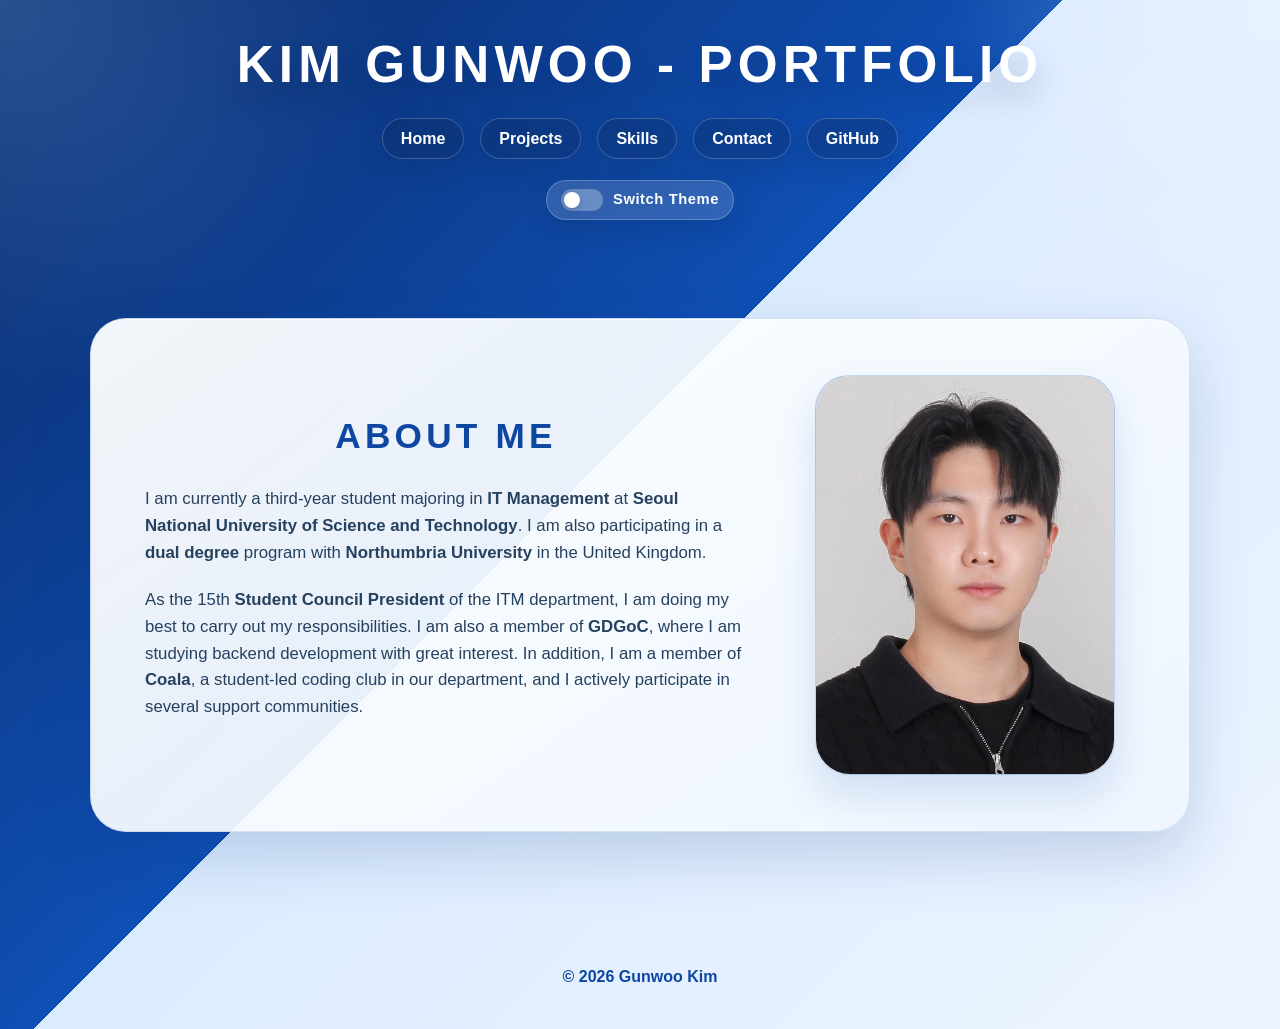
<file: index.html>
<!DOCTYPE html>
<html lang="en">
<head>
  <!-- 문자 인코딩 설정 -->
  <meta charset="UTF-8">
  <!-- 모바일 화면 크기 대응 -->
  <meta name="viewport" content="width=device-width, initial-scale=1.0">
  <!-- 브라우저 탭 제목 -->
  <title>Home | Gunwoo Kim Portfolio</title>
  <!-- CSS 파일 연결 -->
  <link rel="stylesheet" href="style.css">
</head>
<!-- 홈 화면 전용 클래스 지정 -->
<body class="home-page">
    <!-- 공통 상단 영역 -->
    <header class="site-header">
      <!-- 메인 제목 -->
      <h1>KIM GUNWOO - PORTFOLIO</h1>
      <!-- 네비게이션 메뉴 -->
      <nav>
        <ul class="nav-menu">
          <li><a href="index.html">Home</a></li>
          <li><a href="projects.html">Projects</a></li>
          <li><a href="skills.html">Skills</a></li>
          <li><a href="contact.html">Contact</a></li>
          <li><a href="github.html">GitHub</a></li>
        </ul>
      </nav>
      <!-- 테마 전환 버튼 영역 -->
      <div class="theme-switcher-wrap">
        <!-- 다음 단계에서 JavaScript로 연결할 버튼 -->
        <button class="theme-toggle-button" type="button">
          <!-- 스위치 모양 영역 -->
          <span class="theme-toggle-track" aria-hidden="true">
            <!-- 왼쪽/오른쪽으로 움직일 동그라미 -->
            <span class="theme-toggle-thumb"></span>
          </span>
          <!-- 버튼 안내 문구 -->
          <span class="theme-toggle-text">Switch Theme</span>
        </button>
      </div>
    </header>

    <!-- 본문 영역 -->
    <main class="home-main">
      <!-- 자기소개 섹션 -->
      <section class="home-intro">
        <!-- 텍스트와 사진을 나누는 영역 -->
        <div class="home-content">
          <!-- 소개 글 영역 -->
          <div class="about-text">
            <h2>About Me</h2>
            <!-- 소개 문단 -->
            <p class="intro-text">
              I am currently a third-year student majoring in <strong>IT Management</strong> at <strong>Seoul National University of Science and Technology</strong>.
              I am also participating in a <strong>dual degree</strong> program with <strong>Northumbria University</strong> in the United Kingdom.
            </p>
            <p class="intro-text">
              <!-- strong은 중요한 단어나 표현을 조금 더 강조할 때 사용 -->
              As the 15th <strong>Student Council President</strong> of the ITM department, I am doing my best to carry out my responsibilities.
              I am also a member of <strong>GDGoC</strong>, where I am studying backend development with great interest.
              In addition, I am a member of <strong>Coala</strong>, a student-led coding club in our department, and I actively participate in several support communities.
            </p>
          </div>

          <!-- 프로필 사진 영역 -->
          <div class="photo-space" aria-label="Profile photo placeholder">
            <!-- 프로필 사진 프레임 -->
            <div class="photo-frame">
              <!-- 실제 프로필 사진 -->
              <!-- src는 불러올 이미지 파일 경로 -->
              <!-- alt는 이미지 설명 문구 -->
              <img src="image/kgw_profile.jpg" alt="Profile photo of Kim Gunwoo">
            </div>
          </div>
        </div>
      </section>
    </main>

  <!-- 하단 영역 -->
  <footer>
    <p>&copy; 2026 Gunwoo Kim</p>
  </footer>
  <!-- JavaScript 파일 연결 -->
  <script src="script.js"></script>
</body>
</html>
</file>
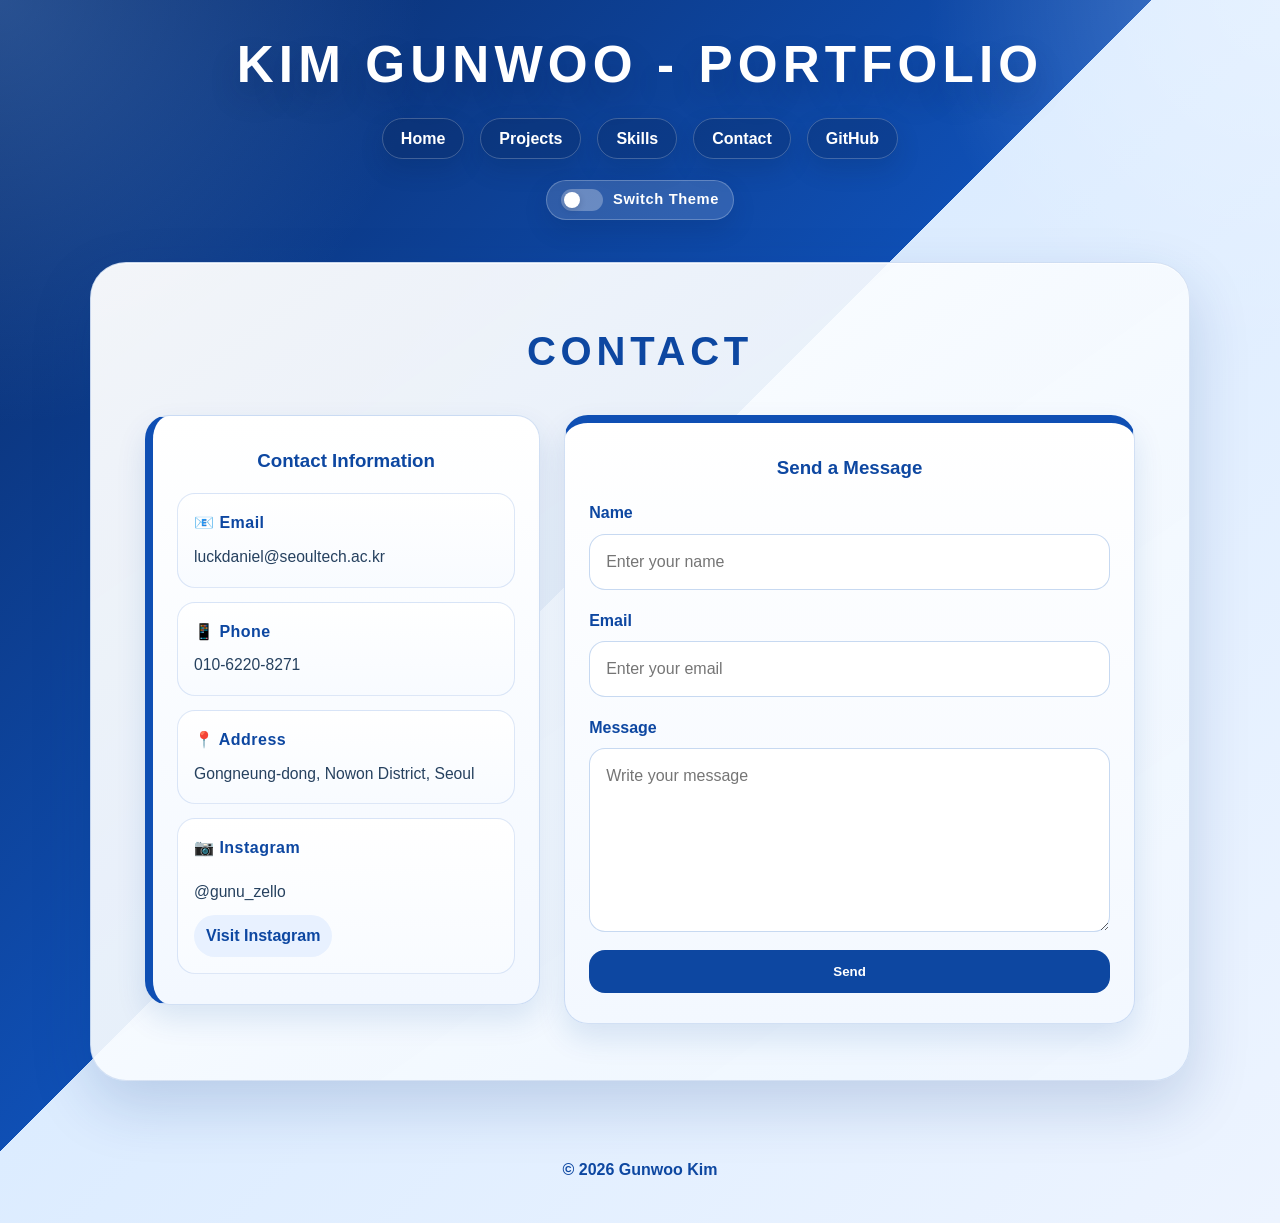
<file: contact.html>
<!DOCTYPE html>
<html lang="en">
<head>
  <!-- 문자 인코딩 설정 -->
  <meta charset="UTF-8">
  <!-- 모바일 화면 크기 대응 -->
  <meta name="viewport" content="width=device-width, initial-scale=1.0">
  <!-- 브라우저 탭 제목 -->
  <title>Contact | Gunwoo Kim Portfolio</title>
  <!-- CSS 파일 연결 -->
  <link rel="stylesheet" href="style.css">
</head>
<!-- contact 화면 전용 클래스 지정 -->
<body class="contact-page">
  <!-- 공통 상단 영역 -->
  <header class="site-header">
    <!-- 메인 제목 -->
    <h1>KIM GUNWOO - PORTFOLIO</h1>
    <!-- 네비게이션 메뉴 -->
    <nav>
      <ul class="nav-menu">
        <li><a href="index.html">Home</a></li>
        <li><a href="projects.html">Projects</a></li>
        <li><a href="skills.html">Skills</a></li>
        <li><a href="contact.html">Contact</a></li>
        <li><a href="github.html">GitHub</a></li>
      </ul>
    </nav>
    <!-- 테마 전환 버튼 영역 -->
    <div class="theme-switcher-wrap">
      <!-- 다음 단계에서 JavaScript로 연결할 버튼 -->
      <button class="theme-toggle-button" type="button">
        <!-- 스위치 모양 영역 -->
        <span class="theme-toggle-track" aria-hidden="true">
          <!-- 왼쪽/오른쪽으로 움직일 동그라미 -->
          <span class="theme-toggle-thumb"></span>
        </span>
        <!-- 버튼 안내 문구 -->
        <span class="theme-toggle-text">Switch Theme</span>
      </button>
    </div>
  </header>

  <!-- 본문 영역 -->
  <main class="page-main">
    <!-- 연락 섹션 -->
    <section class="page-panel">
      <h2 class="page-title">Contact</h2>
      
      <!-- 연락 정보와 폼을 나누는 영역 -->
      <div class="contact-layout">
        <!-- 기본 연락 정보 -->
        <article class="content-card contact-card lift-card accent-left info-card">
          <h3>Contact Information</h3>

          <!-- 연락 정보 목록 -->
          <div class="contact-info-list">
            <div class="contact-info-item">
              <h4>📧 Email</h4>
              <p>luckdaniel@seoultech.ac.kr</p>
            </div>

            <div class="contact-info-item">
              <h4>📱 Phone</h4>
              <p>010-6220-8271</p>
            </div>

            <div class="contact-info-item">
              <h4>📍 Address</h4>
              <p>Gongneung-dong, Nowon District, Seoul</p>
            </div>

            <div class="contact-info-item instagram-item">
              <h4>📷 Instagram</h4>
              <p>@gunu_zello</p>
              <!-- 인스타그램 프로필 링크 -->
              <a class="pill-link instagram-link" href="https://www.instagram.com/gunu_zello/" target="_blank" rel="noopener noreferrer">
                Visit Instagram
              </a>
            </div>
          </div>
        </article>

        <!-- 메시지 입력 폼 -->
        <article class="content-card contact-card accent-top form-card">
          <h3>Send a Message</h3>
          <!-- action은 폼 전송 위치, #은 현재 페이지 유지 -->
          <!-- method는 전송 방식 -->
          <form class="contact-form" action="#" method="post">
            <!-- 입력칸 한 묶음 -->
            <div class="form-group">
              <!-- label은 입력칸 제목 -->
              <!-- for 값은 아래 input의 id와 연결 -->
              <label for="name">Name</label>
              <!-- input은 한 줄 입력칸 -->
              <!-- type은 입력 종류 -->
              <!-- id는 label과 연결할 때 사용 -->
              <!-- name은 폼 데이터 이름 -->
              <!-- placeholder는 입력 예시 문구 -->
              <input type="text" id="name" name="name" placeholder="Enter your name">
            </div>

            <!-- 입력칸 한 묶음 -->
            <div class="form-group">
              <!-- 이메일 입력칸 -->
              <label for="email">Email</label>
              <input type="email" id="email" name="email" placeholder="Enter your email">
            </div>

            <!-- 입력칸 한 묶음 -->
            <div class="form-group">
              <!-- 여러 줄 입력칸 -->
              <label for="message">Message</label>
              <!-- textarea는 긴 문장을 입력할 때 사용 -->
              <!-- rows는 기본 높이 줄 수 -->
              <textarea id="message" name="message" rows="6" placeholder="Write your message"></textarea>
            </div>

            <!-- 폼 제출 버튼 -->
            <button class="contact-button" type="submit">Send</button>
          </form>
        </article>
      </div>
    </section>
  </main>

  <!-- 하단 영역 -->
  <footer>
    <p>&copy; 2026 Gunwoo Kim</p>
  </footer>
  <!-- JavaScript 파일 연결 -->
  <script src="script.js"></script>
</body>
</html>
</file>
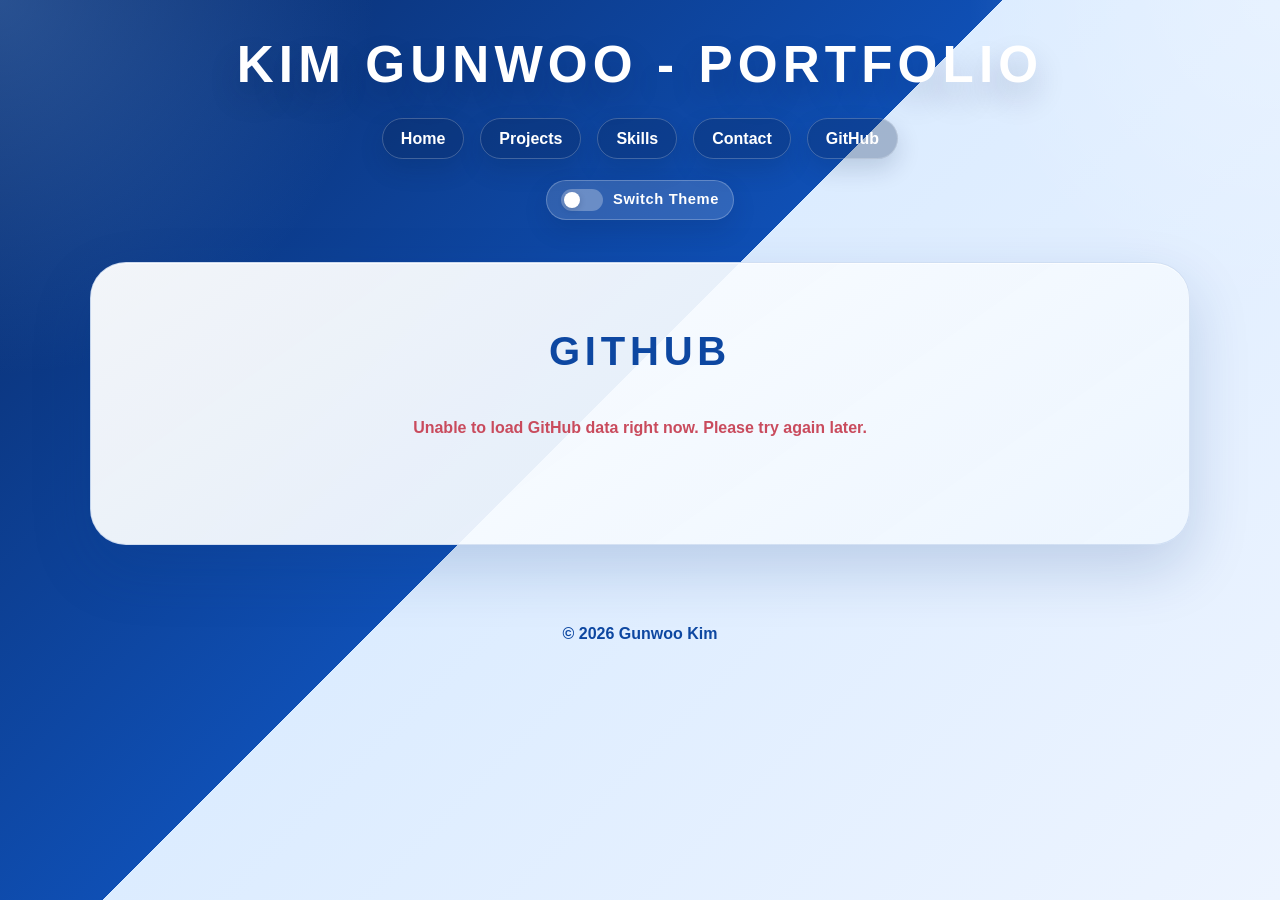
<file: github.html>
<!DOCTYPE html>
<html lang="en">
<head>
  <!-- 문자 인코딩 설정 -->
  <meta charset="UTF-8">
  <!-- 모바일 화면 크기 대응 -->
  <meta name="viewport" content="width=device-width, initial-scale=1.0">
  <!-- 브라우저 탭 제목 -->
  <title>GitHub | Gunwoo Kim Portfolio</title>
  <!-- CSS 파일 연결 -->
  <link rel="stylesheet" href="style.css">
</head>
<!-- github 화면 전용 클래스 지정 -->
<body class="github-page">
  <!-- 공통 상단 영역 -->
  <header class="site-header">
    <!-- 메인 제목 -->
    <h1>KIM GUNWOO - PORTFOLIO</h1>
    <!-- 네비게이션 메뉴 -->
    <nav>
      <ul class="nav-menu">
        <li><a href="index.html">Home</a></li>
        <li><a href="projects.html">Projects</a></li>
        <li><a href="skills.html">Skills</a></li>
        <li><a href="contact.html">Contact</a></li>
        <li><a href="github.html">GitHub</a></li>
      </ul>
    </nav>
    <!-- 테마 전환 버튼 영역 -->
    <div class="theme-switcher-wrap">
      <!-- 다음 단계에서 JavaScript로 연결할 버튼 -->
      <button class="theme-toggle-button" type="button">
        <!-- 스위치 모양 영역 -->
        <span class="theme-toggle-track" aria-hidden="true">
          <!-- 왼쪽/오른쪽으로 움직일 동그라미 -->
          <span class="theme-toggle-thumb"></span>
        </span>
        <!-- 버튼 안내 문구 -->
        <span class="theme-toggle-text">Switch Theme</span>
      </button>
    </div>
  </header>

  <!-- 본문 영역 -->
  <main class="page-main">
    <!-- GitHub 소개 섹션 -->
    <section class="page-panel">
      <h2 class="page-title">GitHub</h2>
      
      <!-- JavaScript가 GitHub 데이터를 채워 넣는 영역 -->
      <div class="github-data-shell" data-github-username="gunuzello">
        <!-- 로딩/에러 문구 -->
        <p class="github-status-message">Loading GitHub data...</p>

        <!-- 프로필 정보가 들어갈 영역 -->
        <div class="github-profile-root"></div>

        <!-- 저장소 목록이 들어갈 영역 -->
        <div class="github-repo-root"></div>
      </div>
    </section>
  </main>

  <!-- 하단 영역 -->
  <footer>
    <p>&copy; 2026 Gunwoo Kim</p>
  </footer>
  <!-- JavaScript 파일 연결 -->
  <script src="script.js"></script>
</body>
</html>
</file>
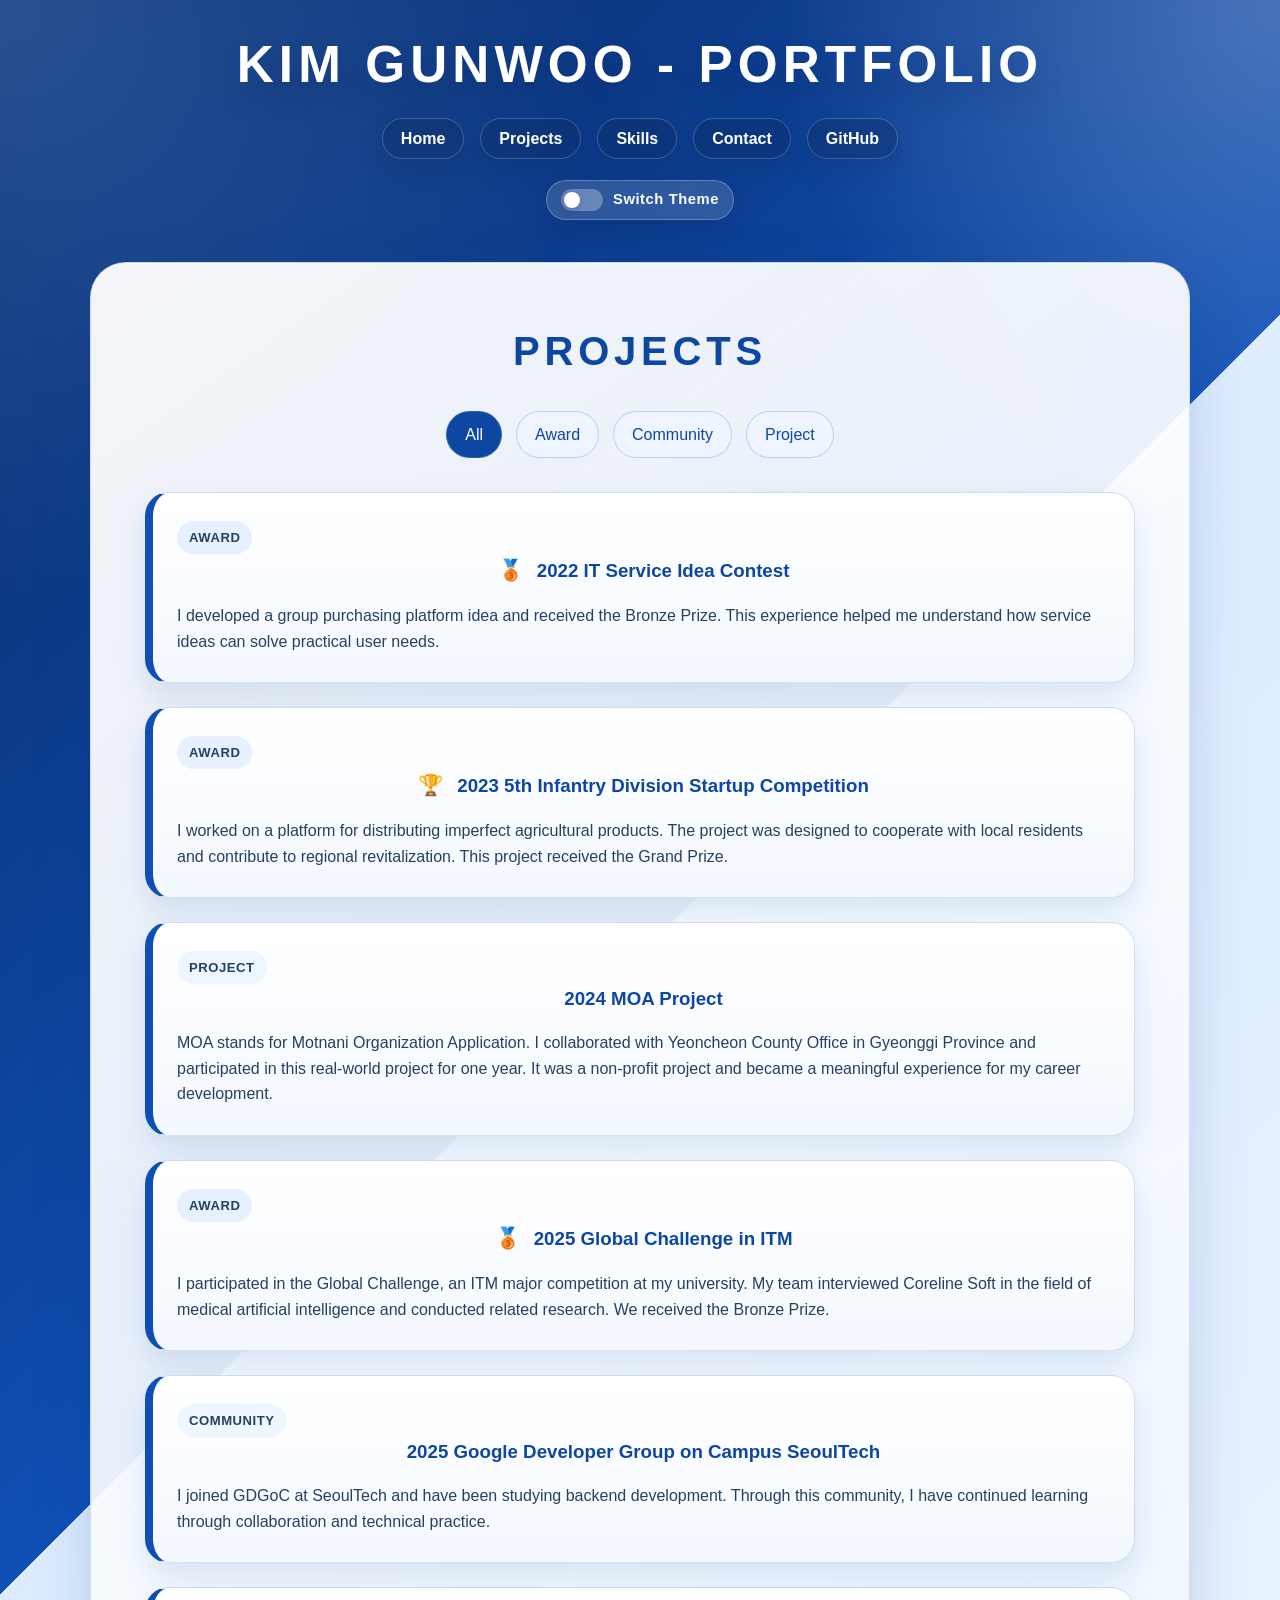
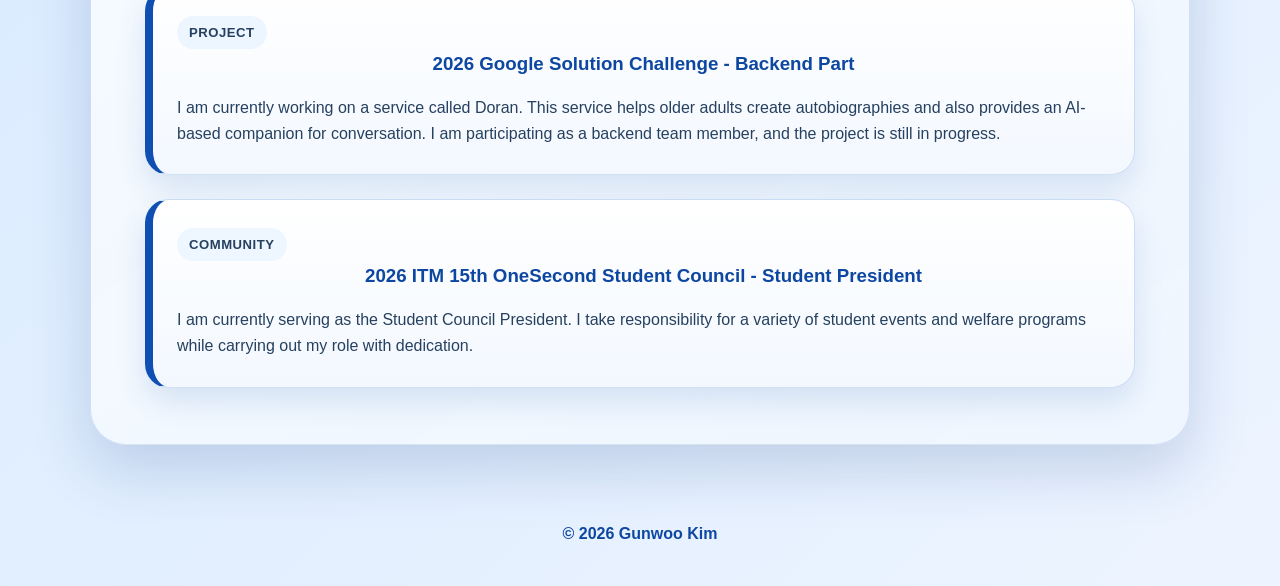
<file: projects.html>
<!DOCTYPE html>
<html lang="en">
<head>
  <!-- 문자 인코딩 설정 -->
  <meta charset="UTF-8">
  <!-- 모바일 화면 크기 대응 -->
  <meta name="viewport" content="width=device-width, initial-scale=1.0">
  <!-- 브라우저 탭 제목 -->
  <title>Projects | Gunwoo Kim Portfolio</title>
  <!-- CSS 파일 연결 -->
  <link rel="stylesheet" href="style.css">
</head>
<!-- projects 화면 전용 클래스 지정 -->
<body class="projects-page">
  <!-- 공통 상단 영역 -->
  <header class="site-header">
    <!-- 메인 제목 -->
    <h1>KIM GUNWOO - PORTFOLIO</h1>
    <!-- 네비게이션 메뉴 -->
    <nav>
      <ul class="nav-menu">
        <li><a href="index.html">Home</a></li>
        <li><a href="projects.html">Projects</a></li>
        <li><a href="skills.html">Skills</a></li>
        <li><a href="contact.html">Contact</a></li>
        <li><a href="github.html">GitHub</a></li>
      </ul>
    </nav>
    <!-- 테마 전환 버튼 영역 -->
    <div class="theme-switcher-wrap">
      <!-- 다음 단계에서 JavaScript로 연결할 버튼 -->
      <button class="theme-toggle-button" type="button">
        <!-- 스위치 모양 영역 -->
        <span class="theme-toggle-track" aria-hidden="true">
          <!-- 왼쪽/오른쪽으로 움직일 동그라미 -->
          <span class="theme-toggle-thumb"></span>
        </span>
        <!-- 버튼 안내 문구 -->
        <span class="theme-toggle-text">Switch Theme</span>
      </button>
    </div>
  </header>

  <!-- 본문 영역 -->
  <main class="page-main">
    <!-- 프로젝트 소개 섹션 -->
    <section class="page-panel">
      <h2 class="page-title">Projects</h2>
      
      <!-- JavaScript로 분류를 바꾸기 위한 필터 영역 -->
      <div class="project-filter">
        <!-- 분류 선택 메뉴 -->
        <div class="project-filter-menu">
          <!-- data-filter 값은 다음 단계에서 JavaScript가 읽는다 -->
          <button class="project-filter-button active" type="button" data-filter="all">All</button>
          <button class="project-filter-button" type="button" data-filter="award">Award</button>
          <button class="project-filter-button" type="button" data-filter="community">Community</button>
          <button class="project-filter-button" type="button" data-filter="project">Project</button>
        </div>

        <!-- 프로젝트 카드 목록 -->
        <div class="project-list">
          <!-- 프로젝트/활동 카드 -->
          <article class="content-card project-card lift-card accent-left" data-category="award">
            <!-- 카드 분류 표시 -->
            <p class="project-tag award-tag">Award</p>
            <h3><span class="project-icon" aria-label="Bronze Prize">🥉</span> 2022 IT Service Idea Contest</h3>
            <p>
              I developed a group purchasing platform idea and received the Bronze Prize.
              This experience helped me understand how service ideas can solve practical user needs.
            </p>
          </article>

          <!-- 프로젝트/활동 카드 -->
          <article class="content-card project-card lift-card accent-left" data-category="award">
            <!-- 카드 분류 표시 -->
            <p class="project-tag award-tag">Award</p>
            <h3><span class="project-icon" aria-label="Grand Prize">🏆</span> 2023 5th Infantry Division Startup Competition</h3>
            <p>
              I worked on a platform for distributing imperfect agricultural products.
              The project was designed to cooperate with local residents and contribute to regional revitalization.
              This project received the Grand Prize.
            </p>
          </article>

          <!-- 프로젝트/활동 카드 -->
          <article class="content-card project-card lift-card accent-left" data-category="project">
            <!-- 카드 분류 표시 -->
            <p class="project-tag project-tag-blue">Project</p>
            <h3>2024 MOA Project</h3>
            <p>
              MOA stands for Motnani Organization Application.
              I collaborated with Yeoncheon County Office in Gyeonggi Province and participated in this real-world project for one year.
              It was a non-profit project and became a meaningful experience for my career development.
            </p>
          </article>

          <!-- 프로젝트/활동 카드 -->
          <article class="content-card project-card lift-card accent-left" data-category="award">
            <!-- 카드 분류 표시 -->
            <p class="project-tag award-tag">Award</p>
            <h3><span class="project-icon" aria-label="Bronze Prize">🥉</span> 2025 Global Challenge in ITM</h3>
            <p>
              I participated in the Global Challenge, an ITM major competition at my university.
              My team interviewed Coreline Soft in the field of medical artificial intelligence and conducted related research.
              We received the Bronze Prize.
            </p>
          </article>

          <!-- 프로젝트/활동 카드 -->
          <article class="content-card project-card lift-card accent-left" data-category="community">
            <!-- 카드 분류 표시 -->
            <p class="project-tag community-tag">Community</p>
            <h3>2025 Google Developer Group on Campus SeoulTech</h3>
            <p>
              I joined GDGoC at SeoulTech and have been studying backend development.
              Through this community, I have continued learning through collaboration and technical practice.
            </p>
          </article>

          <!-- 프로젝트/활동 카드 -->
          <article class="content-card project-card lift-card accent-left" data-category="project">
            <!-- 카드 분류 표시 -->
            <p class="project-tag project-tag-blue">Project</p>
            <h3>2026 Google Solution Challenge - Backend Part</h3>
            <p>
              I am currently working on a service called Doran.
              This service helps older adults create autobiographies and also provides an AI-based companion for conversation.
              I am participating as a backend team member, and the project is still in progress.
            </p>
          </article>

          <!-- 프로젝트/활동 카드 -->
          <article class="content-card project-card lift-card accent-left" data-category="community">
            <!-- 카드 분류 표시 -->
            <p class="project-tag community-tag">Community</p>
            <h3>2026 ITM 15th OneSecond Student Council - Student President</h3>
            <p>
              I am currently serving as the Student Council President.
              I take responsibility for a variety of student events and welfare programs while carrying out my role with dedication.
            </p>
          </article>
        </div>
      </div>
    </section>
  </main>

  <!-- 하단 영역 -->
  <footer>
    <p>&copy; 2026 Gunwoo Kim</p>
  </footer>
  <!-- JavaScript 파일 연결 -->
  <script src="script.js"></script>
</body>
</html>
</file>
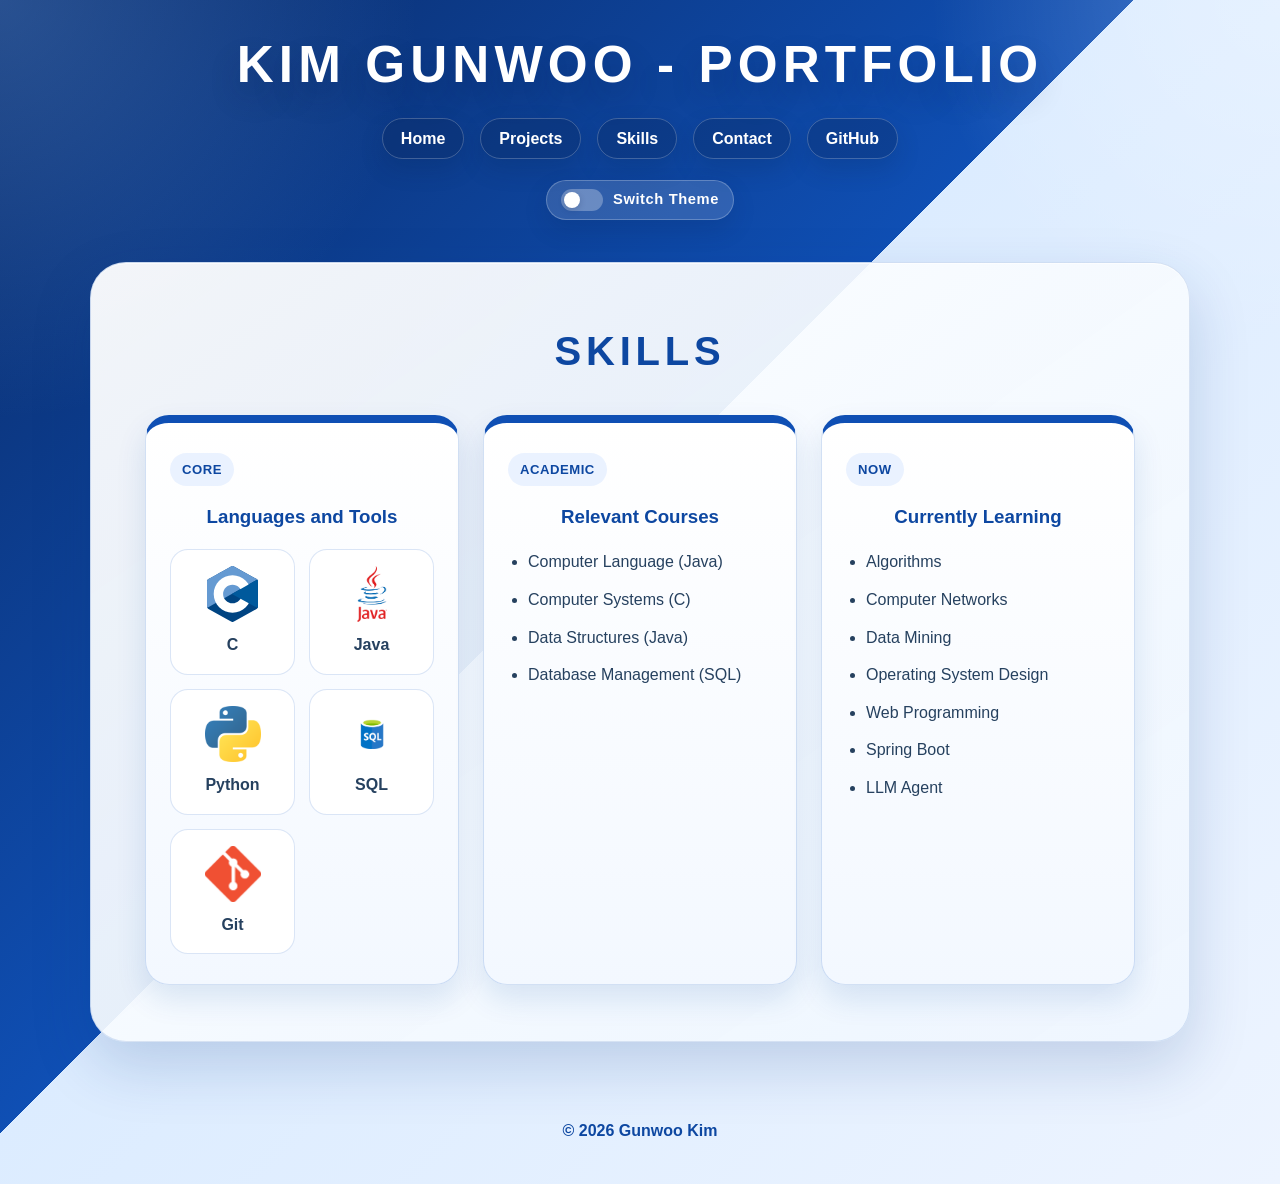
<file: skills.html>
<!DOCTYPE html>
<html lang="en">
<head>
  <!-- 문자 인코딩 설정 -->
  <meta charset="UTF-8">
  <!-- 모바일 화면 크기 대응 -->
  <meta name="viewport" content="width=device-width, initial-scale=1.0">
  <!-- 브라우저 탭 제목 -->
  <title>Skills | Gunwoo Kim Portfolio</title>
  <!-- CSS 파일 연결 -->
  <link rel="stylesheet" href="style.css">
</head>
<!-- skills 화면 전용 클래스 지정 -->
<body class="skills-page">
  <!-- 공통 상단 영역 -->
  <header class="site-header">
    <!-- 메인 제목 -->
    <h1>KIM GUNWOO - PORTFOLIO</h1>
    <!-- 네비게이션 메뉴 -->
    <nav>
      <ul class="nav-menu">
        <li><a href="index.html">Home</a></li>
        <li><a href="projects.html">Projects</a></li>
        <li><a href="skills.html">Skills</a></li>
        <li><a href="contact.html">Contact</a></li>
        <li><a href="github.html">GitHub</a></li>
      </ul>
    </nav>
    <!-- 테마 전환 버튼 영역 -->
    <div class="theme-switcher-wrap">
      <!-- 다음 단계에서 JavaScript로 연결할 버튼 -->
      <button class="theme-toggle-button" type="button">
        <!-- 스위치 모양 영역 -->
        <span class="theme-toggle-track" aria-hidden="true">
          <!-- 왼쪽/오른쪽으로 움직일 동그라미 -->
          <span class="theme-toggle-thumb"></span>
        </span>
        <!-- 버튼 안내 문구 -->
        <span class="theme-toggle-text">Switch Theme</span>
      </button>
    </div>
  </header>

  <!-- 본문 영역 -->
  <main class="page-main">
    <!-- 기술 소개 섹션 -->
    <section class="page-panel">
      <h2 class="page-title">Skills</h2>

      <!-- 기술 카드 목록 -->
      <div class="skills-grid">
        <!-- 기술 분류 1 -->
        <article class="content-card skill-card lift-card accent-top">
          <!-- 카드 분류 태그 -->
          <p class="skill-tag">Core</p>
          <h3>Languages and Tools</h3>
          <!-- 언어/도구 로고 목록 -->
          <ul class="skill-logo-list">
            <li class="skill-logo-item">
              <!-- 기술 로고 이미지 -->
              <img src="image/C.svg" alt="C language logo">
              <span>C</span>
            </li>
            <li class="skill-logo-item">
              <!-- 기술 로고 이미지 -->
              <img src="image/java.png" alt="Java logo">
              <span>Java</span>
            </li>
            <li class="skill-logo-item">
              <!-- 기술 로고 이미지 -->
              <img src="image/python.svg.png" alt="Python logo">
              <span>Python</span>
            </li>
            <li class="skill-logo-item">
              <!-- 기술 로고 이미지 -->
              <img src="image/sql.png" alt="SQL logo">
              <span>SQL</span>
            </li>
            <li class="skill-logo-item">
              <!-- 기술 로고 이미지 -->
              <img src="image/git.png" alt="Git logo">
              <span>Git</span>
            </li>
          </ul>
        </article>

        <!-- 기술 분류 2 -->
        <article class="content-card skill-card lift-card accent-top">
          <!-- 카드 분류 태그 -->
          <p class="skill-tag">Academic</p>
          <h3>Relevant Courses</h3>
          <ul class="skill-items">
            <li>Computer Language (Java)</li>
            <li>Computer Systems (C)</li>
            <li>Data Structures (Java)</li>
            <li>Database Management (SQL)</li>
          </ul>
        </article>

        <!-- 기술 분류 3 -->
        <article class="content-card skill-card lift-card accent-top">
          <!-- 카드 분류 태그 -->
          <p class="skill-tag">Now</p>
          <h3>Currently Learning</h3>
          <ul class="skill-items">
            <li>Algorithms</li>
            <li>Computer Networks</li>
            <li>Data Mining</li>
            <li>Operating System Design</li>
            <li>Web Programming</li>
            <li>Spring Boot</li>
            <li>LLM Agent</li>
          </ul>
        </article>
      </div>
    </section>
  </main>

  <!-- 하단 영역 -->
  <footer>
    <p>&copy; 2026 Gunwoo Kim</p>
  </footer>
  <!-- JavaScript 파일 연결 -->
  <script src="script.js"></script>
</body>
</html>
</file>
<file: style.css>
/* 공통 변수 */
:root {
  --page-bg: #edf4ff; /* 사이트 기본 배경색 */
  --title-blue: #0d47a1; /* 제목에 쓰는 메인 파란색 */
  --accent-blue: #0f4fb4; /* 강조선이나 포커스에 쓰는 파란색 */
  --text-dark: #1d1d1d; /* 가장 기본 글자색 */
  --text-soft: #26415f; /* 설명 문단처럼 조금 부드러운 글자색 */
  --tag-bg: #eaf2ff; /* 태그 배경색 */
  --line-blue: rgba(144, 174, 220, 0.34); /* 큰 박스 테두리에 쓰는 연한 파란선 */
  --line-soft: rgba(132, 170, 224, 0.36); /* 카드 테두리에 쓰는 연한 선 */
  --shadow-card: 0 24px 60px rgba(9, 54, 125, 0.18); /* 큰 패널 그림자 */
  --shadow-soft: 0 14px 30px rgba(12, 70, 156, 0.12); /* 작은 카드 그림자 */
  --title-shadow: 0 16px 30px rgba(5, 26, 66, 0.24); /* 상단 큰 제목 뒤 그림자 */
  --intro-bg: linear-gradient(145deg, rgba(255, 255, 255, 0.95), rgba(238, 246, 255, 0.92)); /* 패널 안쪽 배경 */
  --page-title-size: clamp(2.2rem, 4vw, 4.1rem); /* 화면 크기에 따라 제목 크기를 자동 조절 */
}
/* 기본 설정 */
* {
  box-sizing: border-box; /* padding과 border를 width 계산 안에 포함 */
}
body {
  margin: 0; /* 브라우저 기본 바깥 여백 제거 */
  font-family: Arial, sans-serif; /* 전체 기본 글꼴 */
  line-height: 1.6; /* 줄 간격 */
  color: var(--text-dark); /* 기본 글자색 */
  background: var(--page-bg); /* 페이지 기본 배경 */
}
/* 2단계용 대체 테마 변수 */
body.night-theme {
  --page-bg: #081120; /* 어두운 배경색 */
  --title-blue: #b8d5ff; /* 어두운 배경에서 더 잘 보이는 밝은 파란색 */
  --accent-blue: #72a8ff; /* 강조선용 밝은 파란색 */
  --text-dark: #eef4ff; /* 어두운 테마 기본 글자색 */
  --text-soft: #d5e3ff; /* 설명 문단용 밝은 글자색 */
  --tag-bg: rgba(122, 168, 255, 0.16); /* 태그 배경 */
  --line-blue: rgba(120, 164, 235, 0.24); /* 큰 패널 테두리 */
  --line-soft: rgba(120, 164, 235, 0.22); /* 카드 테두리 */
  --shadow-card: 0 24px 60px rgba(2, 7, 18, 0.42); /* 큰 패널 그림자 */
  --shadow-soft: 0 14px 30px rgba(2, 7, 18, 0.28); /* 작은 카드 그림자 */
  --title-shadow: 0 16px 30px rgba(1, 6, 18, 0.45); /* 제목 그림자 */
  --intro-bg: linear-gradient(145deg, rgba(12, 22, 40, 0.96), rgba(19, 35, 62, 0.94)); /* 어두운 패널 배경 */
}
header,
main,
footer {
  width: min(1100px, calc(100% - 3rem)); /* 최대 폭은 1100px, 작은 화면은 좌우 여백 유지 */
  margin: 0 auto; /* 가운데 정렬 */
}
header,
footer {
  padding: 24px 0; /* 위아래 여백 */
  text-align: center; /* 안쪽 글자 가운데 정렬 */
}
main {
  padding: 28px 0 40px; /* 본문 위아래 여백 */
}
section {
  padding: 20px; /* section 안쪽 여백 */
  border: 1px solid #c9d9f2; /* 기본 테두리 */
  background-color: #ffffff; /* 기본 배경색 */
}
h1,
h2,
p {
  text-align: center; /* 기본적으로 제목과 문단은 가운데 정렬 */
}
/* 공통 헤더 */
.site-header {
  display: flex;
  flex-direction: column;
  align-items: center;
  justify-content: center;
}
.site-header h1 {
  width: 100%;
  margin: 0;
  color: #ffffff;
  text-align: center;
  font-size: var(--page-title-size);
  letter-spacing: 0.1em; /* 글자 사이를 조금 벌려서 제목 느낌 강조 */
  text-shadow: var(--title-shadow);
}
nav {
  width: 100%;
  margin-top: 20px; /* 제목과 메뉴 사이 간격 */
}
.nav-menu {
  display: flex; /* 메뉴를 가로로 정렬 */
  flex-wrap: wrap; /* 좁아지면 다음 줄로 넘김 */
  justify-content: center; /* 가운데 정렬 */
  gap: 16px;
  margin: 0;
  padding: 0;
  list-style: none;
}
.nav-menu a {
  padding: 11px 18px; /* 버튼 안쪽 여백 */
  border: 1px solid rgba(255, 255, 255, 0.22); /* 얇은 테두리 */
  border-radius: 999px; /* pill 모양 버튼 */
  background-color: rgba(8, 32, 79, 0.28); /* 반투명 배경 */
  box-shadow: 0 10px 24px rgba(4, 28, 71, 0.16); /* 버튼 그림자 */
  color: #ffffff; /* 메뉴 글자색 */
  text-decoration: none; /* 링크 밑줄 제거 */
  font-weight: 600; /* 메뉴 글자 조금 굵게 */
  transition: all 0.2s ease; /* hover 변화가 부드럽게 보이도록 설정 */
}
.nav-menu a:hover {
  transform: translateY(-2px); /* 살짝 위로 올라오는 효과 */
  background-color: #ffffff;
  color: var(--title-blue);
}
/* 테마 버튼 영역 */
.theme-switcher-wrap {
  margin-top: 28px; /* 메뉴와 본문 사이 간격처럼 조금 더 여유 있게 배치 */
  display: flex; /* 버튼 정렬용 */
  justify-content: center; /* 버튼 가운데 정렬 */
}
/* 테마 전환 버튼 */
.theme-toggle-button {
  padding: 8px 14px; /* 버튼 안쪽 여백을 조금 줄여 더 작게 보이도록 조정 */
  border: 1px solid rgba(255, 255, 255, 0.24); /* 얇은 테두리 */
  border-radius: 999px; /* 둥근 버튼 */
  background-color: rgba(255, 255, 255, 0.14); /* 반투명 배경 */
  color: #ffffff; /* 버튼 글자색 */
  font: inherit; /* 사이트 기본 글꼴 상속 */
  font-weight: 700; /* 버튼 글자 강조 */
  font-size: 0.92rem; /* 메뉴보다 아주 조금 작은 글자 크기 */
  letter-spacing: 0.04em; /* 글자 간격 */
  cursor: pointer; /* 클릭 가능한 버튼 표시 */
  box-shadow: 0 10px 24px rgba(4, 28, 71, 0.14); /* 버튼 그림자 */
  transition: all 0.2s ease; /* hover 변화 부드럽게 */
  display: inline-flex; /* 스위치 모양과 글자를 한 줄로 배치 */
  align-items: center; /* 세로 가운데 정렬 */
  gap: 10px; /* 스위치와 글자 사이 간격 */
}
.theme-toggle-button:hover {
  transform: translateY(-2px); /* 살짝 위로 이동 */
  background-color: #ffffff; /* hover 시 흰색 배경 */
  color: var(--title-blue); /* hover 시 파란 글자 */
}
/* 스위치 바 모양 */
.theme-toggle-track {
  width: 42px; /* 가로 길이 */
  height: 22px; /* 세로 길이 */
  padding: 3px; /* 안쪽 여백 */
  border-radius: 999px; /* 완전 둥근 스위치 */
  background-color: rgba(255, 255, 255, 0.28); /* 스위치 바 배경 */
  display: flex; /* 동그라미 정렬용 */
  align-items: center; /* 세로 가운데 정렬 */
}
/* 움직일 동그라미 */
.theme-toggle-thumb {
  width: 16px; /* 동그라미 크기 */
  height: 16px; /* 동그라미 크기 */
  border-radius: 50%; /* 원형 */
  background-color: #ffffff; /* 동그라미 색 */
  box-shadow: 0 2px 6px rgba(5, 26, 66, 0.2); /* 입체감 */
  transition: transform 0.2s ease; /* 다음 단계에서 좌우 이동이 자연스럽게 보이도록 준비 */
}
/* 버튼 문구 */
.theme-toggle-text {
  line-height: 1; /* 버튼 높이를 더 compact하게 보이게 조정 */
}
.theme-toggle-button:hover .theme-toggle-thumb {
  transform: translateX(4px); /* hover 시 동그라미가 오른쪽으로 조금 움직여 스위치 느낌을 줌 */
}
/* night 테마일 때 스위치 색상 */
body.night-theme .theme-toggle-button {
  border-color: rgba(184, 213, 255, 0.28); /* 어두운 테마용 테두리 */
  background-color: rgba(10, 20, 38, 0.44); /* 버튼 배경 */
  color: #eef4ff; /* 버튼 글자색 */
}
body.night-theme .theme-toggle-track {
  justify-content: flex-end; /* 동그라미를 오른쪽으로 보내서 켜진 느낌 표현 */
  background-color: rgba(114, 168, 255, 0.28); /* 스위치 바 색상 */
}
body.night-theme .theme-toggle-thumb {
  background-color: #dceaff; /* 어두운 테마용 동그라미 색 */
}
body.night-theme .theme-toggle-button:hover {
  background-color: rgba(16, 30, 56, 0.8); /* hover 시 조금 더 진한 배경 */
  color: #ffffff; /* hover 글자색 */
}
/* 공통 카드와 버튼 */
.content-card {
  padding: 30px 24px; /* 카드 안쪽 여백 */
  border: 1px solid var(--line-soft); /* 카드 테두리 */
  border-radius: 24px; /* 카드 모서리 둥글게 */
  background: linear-gradient(180deg, #ffffff 0%, #f3f8ff 100%); /* 카드 배경을 단색 대신 부드럽게 처리 */
  box-shadow: var(--shadow-soft); /* 카드 아래 그림자 */
}
/* night 테마 공통 카드 */
body.night-theme .content-card {
  border-color: rgba(116, 160, 231, 0.24); /* 카드 경계선 가시성 강화 */
  background: linear-gradient(180deg, rgba(13, 24, 44, 0.98) 0%, rgba(18, 34, 61, 0.96) 100%); /* dark 카드 배경 */
  box-shadow: 0 14px 30px rgba(1, 8, 20, 0.28); /* dark 카드 그림자 */
}
.lift-card {
  transition: transform 0.2s ease, box-shadow 0.2s ease; /* 카드가 자연스럽게 움직이도록 설정 */
}
.lift-card:hover {
  transform: translateY(-4px); /* 카드 hover 시 위로 조금 이동 */
  box-shadow: 0 18px 34px rgba(12, 70, 156, 0.16);
}
.accent-left {
  border-left: 8px solid var(--accent-blue); /* 왼쪽 강조선 */
}
.accent-top {
  border-top: 8px solid var(--accent-blue); /* 위쪽 강조선 */
}
.project-tag,
.skill-tag,
.github-tag,
.repo-tag {
  display: inline-block; /* 내용만큼만 너비를 쓰게 함 */
  margin: 0 0 14px;
  padding: 6px 12px;
  border-radius: 999px; /* pill 모양 태그 */
  background-color: var(--tag-bg);
  color: var(--title-blue);
  font-size: 0.82rem;
  font-weight: 700;
  letter-spacing: 0.04em;
  text-transform: uppercase;
}
.skill-tag {
  margin-bottom: 16px;
}
.pill-link,
.github-link-button,
.instagram-link {
  display: inline-block;
  padding: 10px 16px; /* 버튼 안쪽 여백 */
  border-radius: 999px; /* 완전히 둥근 버튼 */
  background-color: #e8f1ff; /* 연한 파란 배경 */
  color: var(--title-blue); /* 버튼 글자색 */
  text-decoration: none; /* 링크 밑줄 제거 */
  font-weight: 700; /* 버튼 글자 강조 */
}
footer p {
  color: var(--title-blue);
  font-weight: 600; /* 하단 문구는 조금 굵게 표시 */
}
/* 페이지 공통 레이아웃 */
.home-page,
.projects-page,
.skills-page,
.contact-page,
.github-page {
  min-height: 100vh;
  background:
    radial-gradient(circle at top left, rgba(120, 181, 255, 0.28), transparent 24%), /* 왼쪽 위 원형 빛 효과 */
    radial-gradient(circle at top right, rgba(255, 255, 255, 0.24), transparent 20%), /* 오른쪽 위 밝은 효과 */
    linear-gradient(135deg, #0a2a66 0%, #0f4fb4 46%, #dcecff 46%, #edf4ff 100%); /* 사선 경계를 조금 더 오른쪽으로 이동 */
  background-repeat: no-repeat; /* 배경 반복 방지 */
  background-size: 100% 100%; /* 페이지 전체 높이를 따라 배경이 끝까지 보이게 설정 */
}
body.night-theme.home-page,
body.night-theme.projects-page,
body.night-theme.skills-page,
body.night-theme.contact-page,
body.night-theme.github-page {
  background:
    radial-gradient(circle at top left, rgba(64, 121, 214, 0.26), transparent 24%), /* 왼쪽 위 빛 효과 */
    radial-gradient(circle at top right, rgba(158, 200, 255, 0.08), transparent 20%), /* 오른쪽 위 빛 효과 */
    linear-gradient(135deg, #04101f 0%, #0b2446 46%, #132746 46%, #0a1322 100%); /* 사선 경계를 조금 더 오른쪽으로 이동 */
  background-repeat: no-repeat; /* 배경 반복 방지 */
  background-size: 100% 100%; /* 페이지 전체 높이를 따라 배경이 끝까지 보이게 설정 */
}
.home-main,
.page-main {
  padding: 18px 0 36px;
}
.home-main {
  min-height: calc(100vh - 220px);
  display: flex; /* 홈 카드 세로 정렬용 */
  align-items: center; /* 화면 중앙에 오도록 정렬 */
}
.home-intro,
.page-panel {
  width: 100%;
  margin: 0; /* 기본 바깥 여백 제거 */
  padding: 56px 54px; /* 큰 패널 안쪽 여백 */
  border-radius: 36px; /* 모서리를 크게 둥글게 */
  background: var(--intro-bg); /* 흰색과 연한 파란색이 섞인 패널 배경 */
  box-shadow: var(--shadow-card), inset 0 1px 0 rgba(255, 255, 255, 0.68); /* 바깥 그림자 + 안쪽 밝은 선 */
}
.home-intro {
  overflow: hidden;
  border: 1px solid rgba(144, 174, 220, 0.34);
}
.page-panel {
  border: 1px solid var(--line-blue);
}
/* night 테마 메인 패널 */
body.night-theme .home-intro,
body.night-theme .page-panel {
  border-color: rgba(120, 164, 235, 0.28); /* 패널 테두리를 조금 더 밝게 */
  box-shadow: 0 24px 60px rgba(1, 8, 20, 0.42), inset 0 1px 0 rgba(180, 210, 255, 0.06); /* 패널이 배경에서 분리되어 보이도록 조정 */
}
.page-title {
  margin: 0 0 32px; /* 아래쪽만 여백 */
  color: var(--title-blue); /* 페이지 소제목 색 */
  font-size: 2.5rem; /* 페이지 제목 크기 */
  text-transform: uppercase; /* 영어를 대문자로 표시 */
  letter-spacing: 0.12em; /* 글자 사이를 살짝 벌림 */
}
.projects-page .page-title {
  margin-bottom: 28px;
}
/* Home */
.home-content {
  display: grid; /* 글과 사진 2열 배치 */
  grid-template-columns: minmax(0, 1.6fr) minmax(260px, 340px); /* 첫 칸은 글, 두 번째 칸은 사진 / minmax는 최소~최대 범위 지정 */
  gap: 48px;
  align-items: center;
}
.about-text {
  display: flex;
  flex-direction: column; /* 문단들을 세로로 쌓기 */
  align-items: center; /* 글 묶음 자체는 가운데에 놓기 */
}
.home-intro h2 {
  margin: 0 0 22px;
  color: var(--title-blue);
  font-size: 2.2rem;
  text-transform: uppercase;
  letter-spacing: 0.12em;
}
.intro-text {
  width: 100%; /* 부모 영역 안에서 꽉 사용 */
  max-width: 620px; /* 문단이 너무 길어지지 않도록 제한 */
  margin: 0 0 20px; /* 문단 아래 간격 */
  color: var(--text-soft); /* 설명용 문단 색 */
  text-align: left; /* 실제 문장은 읽기 편하게 왼쪽 정렬 */
  font-size: 1.05rem; /* 본문 글자 크기 */
}
.photo-space {
  display: flex;
  justify-content: center; /* 사진 프레임을 가운데 배치 */
}
.photo-frame {
  width: 100%;
  max-width: 300px;
  aspect-ratio: 3 / 4; /* 사진 비율 고정 */
  border: 1px solid rgba(21, 87, 176, 0.24);
  border-radius: 34px;
  background:
    linear-gradient(180deg, rgba(31, 98, 203, 0.16), rgba(255, 255, 255, 0.97)),
    #f7fbff;
  display: flex;
  align-items: center;
  justify-content: center;
  box-shadow: 0 20px 40px rgba(13, 71, 161, 0.14), inset 0 0 0 10px rgba(255, 255, 255, 0.55); /* 바깥 그림자 + 안쪽 흰 프레임 느낌 */
}
/* night 테마 사진 프레임 */
body.night-theme .photo-frame {
  border-color: rgba(116, 160, 231, 0.24); /* 프레임 테두리 */
  background:
    linear-gradient(180deg, rgba(48, 99, 182, 0.2), rgba(10, 18, 32, 0.98)),
    #0b1526; /* dark 프레임 배경 */
  box-shadow: 0 20px 40px rgba(1, 8, 20, 0.28), inset 0 0 0 10px rgba(173, 203, 255, 0.04); /* dark 프레임 그림자 */
}
.photo-frame span {
  color: #1557b0;
  font-weight: 700;
  letter-spacing: 0.05em;
  text-transform: uppercase;
}
.photo-frame img {
  width: 100%;
  height: 100%;
  display: block;
  object-fit: cover; /* 비율 유지하면서 프레임을 꽉 채움 */
  border-radius: 34px;
}
/* Projects */
.project-filter {
  width: 100%;
}
.project-filter-menu {
  display: flex;
  flex-wrap: wrap;
  justify-content: center;
  gap: 14px;
  margin-bottom: 34px;
}
.project-filter-button {
  padding: 10px 18px; /* 버튼 안쪽 여백 */
  border: 1px solid rgba(96, 140, 210, 0.34); /* 버튼 테두리 */
  border-radius: 999px; /* 둥근 버튼 */
  background-color: #eef5ff; /* 기본 배경 */
  color: var(--title-blue); /* 기본 글자색 */
  font-weight: 700; /* 버튼 글자 굵게 */
  cursor: pointer; /* 마우스를 올리면 클릭 가능 표시 */
  transition: all 0.2s ease;
  font: inherit; /* 사이트 기본 글꼴 상속 */
}
.project-filter-button:hover {
  background-color: #dfeeff;
}
/* 현재 선택된 필터 버튼 */
.project-filter-button.active {
  background-color: var(--title-blue);
  color: #ffffff;
}
/* night 테마 필터 버튼 */
body.night-theme .project-filter-button {
  border-color: rgba(132, 176, 245, 0.28); /* 어두운 테마 테두리 */
  background-color: rgba(16, 30, 56, 0.82); /* 어두운 버튼 배경 */
  color: #dbe9ff; /* 버튼 글자색 */
}
body.night-theme .project-filter-button:hover {
  background-color: rgba(27, 48, 87, 0.92); /* hover 색상 */
}
body.night-theme .project-filter-button.active {
  background-color: #6fa9ff; /* 선택된 버튼 배경 */
  color: #081120; /* 선택된 버튼 글자색 */
}
.project-list {
  display: grid; /* 프로젝트 카드를 세로로 정리 */
  grid-template-columns: 1fr; /* 한 줄에 한 카드 */
  gap: 24px; /* 카드 사이 간격 */
}
/* JavaScript에서 숨김 처리할 카드 */
.project-card.hidden {
  display: none;
}
.project-card {
  position: relative; /* 나중에 내부 요소 위치 조절이 필요할 때 기준점 역할 */
  padding: 28px 24px; /* project 카드 전용 여백 */
}
.project-card h3,
.skill-card h3,
.contact-card h3 {
  margin-top: 0;
  margin-bottom: 18px;
  color: var(--title-blue);
  text-align: center;
}
.project-card h3 {
  margin-bottom: 14px;
}
.project-card p {
  margin-bottom: 0;
  color: var(--text-soft);
  text-align: left;
}
.award-tag {
  background-color: #e7f0ff;
  color: #0b4ea2;
}
.project-tag-blue {
  background-color: #edf5ff;
  color: #1a5bb1;
}
.community-tag {
  background-color: #eef7ff;
  color: #16608f;
}
.ongoing-tag {
  background-color: #e9f6ff;
  color: #0f6b91;
}
.leadership-tag {
  background-color: #eef2ff;
  color: #384ea8;
}
.project-icon {
  margin-right: 8px;
  font-size: 1.1em;
}
/* Skills */
.skills-grid {
  display: grid; /* 기술 카드 3열 배치 */
  grid-template-columns: repeat(3, minmax(0, 1fr)); /* repeat(3, ...)는 같은 칸을 3번 반복 / 1fr은 남는 공간을 같은 비율로 나눔 */
  gap: 24px;
}
.skill-items {
  margin: 0; /* 기본 목록 여백 제거 */
  padding-left: 20px; /* 목록 들여쓰기 */
}
.skill-items li {
  margin-bottom: 12px;
  color: var(--text-soft);
  text-align: left;
}
.skill-logo-list {
  display: grid; /* 로고 영역 정렬 */
  grid-template-columns: repeat(2, minmax(0, 1fr)); /* 2열 배치 */
  gap: 14px;
  margin: 0;
  padding: 0;
  list-style: none;
}
.skill-logo-item {
  min-height: 120px;
  padding: 16px 12px;
  border: 1px solid rgba(132, 170, 224, 0.3);
  border-radius: 18px;
  background-color: #ffffff;
  display: flex;
  flex-direction: column;
  align-items: center;
  justify-content: center;
  gap: 10px;
}
.skill-logo-item img {
  width: 56px;
  height: 56px;
  display: block;
  object-fit: contain; /* 로고가 잘리지 않게 맞춤 */
}
.skill-logo-item span {
  color: var(--text-soft);
  font-weight: 700;
  text-align: center;
}
/* Contact */
.contact-layout {
  display: grid; /* 연락 정보와 폼을 2열로 배치 */
  grid-template-columns: minmax(260px, 0.9fr) minmax(0, 1.3fr); /* 왼쪽 정보, 오른쪽 폼 */
  gap: 24px;
  align-items: start;
}
.contact-info-list,
.contact-form,
.form-group,
.instagram-item {
  display: grid; /* 세로로 정리된 묶음을 만들 때 사용 */
}
.contact-info-list {
  gap: 14px;
}
.contact-form {
  gap: 18px;
}
.form-group,
.instagram-item {
  gap: 8px;
}
.instagram-item {
  gap: 10px;
}
.contact-info-item {
  padding: 16px; /* 정보 카드 안쪽 여백 */
  border: 1px solid rgba(132, 170, 224, 0.28); /* 정보 카드 테두리 */
  border-radius: 18px; /* 모서리 둥글게 */
  background: linear-gradient(180deg, #ffffff 0%, #f8fbff 100%); /* 흰색 계열 배경 */
}
/* night 테마 정보 카드와 로고 카드 */
body.night-theme .contact-info-item,
body.night-theme .skill-logo-item,
body.night-theme .github-profile-panel {
  border-color: rgba(116, 160, 231, 0.24); /* 어두운 테마 테두리 */
  background: linear-gradient(180deg, rgba(12, 22, 40, 0.98) 0%, rgba(17, 31, 56, 0.96) 100%); /* 어두운 카드 배경 */
}
/* night 테마 저장소 줄 */
body.night-theme .github-repo-row {
  border-bottom-color: rgba(116, 160, 231, 0.18); /* 구분선 가시성 조정 */
}
.contact-info-item h4 {
  margin: 0 0 8px;
  color: var(--title-blue);
  font-size: 1rem;
  letter-spacing: 0.03em;
  text-align: left;
}
.contact-info-item p {
  margin: 0;
  color: var(--text-soft);
  font-size: 0.98rem;
  line-height: 1.7;
  text-align: left;
}
.instagram-link {
  width: fit-content;
  padding: 8px 12px;
}
.form-group label {
  color: var(--title-blue);
  font-weight: 700;
  text-align: left;
}
.contact-form input,
.contact-form textarea {
  width: 100%;
  padding: 14px 16px;
  border: 1px solid rgba(132, 170, 224, 0.45);
  border-radius: 16px;
  background-color: #ffffff;
  font: inherit; /* body에서 쓰는 글꼴과 크기를 그대로 상속 */
}
/* night 테마 입력창 */
body.night-theme .contact-form input,
body.night-theme .contact-form textarea {
  border-color: rgba(116, 160, 231, 0.28); /* 입력창 테두리 */
  background-color: rgba(9, 17, 31, 0.9); /* 입력창 배경 */
  color: #eef4ff; /* 입력 글자색 */
}
body.night-theme .contact-form input::placeholder,
body.night-theme .contact-form textarea::placeholder {
  color: #9fb8dd; /* placeholder 글자색 */
}
.contact-form textarea {
  resize: vertical; /* 세로 방향으로만 크기 조절 */
}
.contact-form input:focus,
.contact-form textarea:focus {
  outline: none; /* 기본 강조선 제거 */
  border-color: var(--accent-blue);
  box-shadow: 0 0 0 4px rgba(15, 79, 180, 0.12); /* 선택된 입력칸 표시 */
}
body.night-theme .contact-form input:focus,
body.night-theme .contact-form textarea:focus {
  box-shadow: 0 0 0 4px rgba(114, 168, 255, 0.18); /* dark 테마용 포커스 강조선 */
}
.contact-button {
  padding: 14px 18px; /* 버튼 안쪽 여백 */
  border: none; /* 기본 버튼 테두리 제거 */
  border-radius: 16px; /* 버튼 모서리 둥글게 */
  background-color: var(--title-blue); /* 버튼 배경색 */
  color: #ffffff; /* 버튼 글자색 */
  font-weight: 700; /* 버튼 글자 굵게 */
  cursor: pointer; /* 마우스를 올리면 클릭 표시 */
  transition: transform 0.2s ease, background-color 0.2s ease;
}
.contact-button:hover {
  transform: translateY(-2px);
  background-color: #0a3b82;
}
/* night 테마 전송 버튼 */
body.night-theme .contact-button {
  background-color: #2e6bc7; /* 조금 더 밝은 파란 버튼 */
  color: #ffffff;
}
body.night-theme .contact-button:hover {
  background-color: #4c86de; /* hover 시 더 밝게 */
}
/* GitHub */
.github-data-shell {
  display: grid; /* 상태 문구, 프로필, 저장소 영역 정렬 */
  gap: 24px; /* 영역 사이 간격 */
}
.github-status-message {
  margin: 0; /* 기본 여백 제거 */
  color: var(--text-soft); /* 안내 문구 색상 */
  font-weight: 700; /* 안내 문구 강조 */
}
.github-status-message.error {
  color: #c94b5d; /* 에러 문구 색상 */
}
.github-profile-panel {
  margin-bottom: 30px; /* 아래 영역과 간격 */
  padding: 24px 26px; /* 패널 안쪽 여백 */
  border: 1px solid rgba(132, 170, 224, 0.3); /* 패널 테두리 */
  border-radius: 22px; /* 모서리 둥글게 */
  background: rgba(255, 255, 255, 0.82); /* 반투명 흰 배경 */
  display: flex; /* 프로필 사진, 글, 버튼을 한 줄로 배치 */
  justify-content: space-between; /* 양 끝으로 벌려서 배치 */
  align-items: center;
  gap: 18px;
}
.github-avatar {
  flex-shrink: 0;
}
.github-avatar img {
  width: 96px; /* 가로 크기 */
  height: 96px; /* 세로 크기 */
  display: block; /* 이미지 아래 공백 제거 */
  object-fit: cover; /* 원형 영역을 꽉 채우도록 표시 */
  border: 3px solid rgba(15, 79, 180, 0.18); /* 바깥 테두리 */
  border-radius: 50%; /* 원형 이미지 */
}
.github-profile-text,
.repo-main {
  flex: 1; /* 남는 공간을 자연스럽게 차지하게 설정 */
}
.github-profile-panel h3,
.github-repo-header h3 {
  margin-top: 0;
  margin-bottom: 10px;
  color: var(--title-blue);
  text-align: left;
}
.github-description,
.repo-main p {
  margin: 0;
  color: var(--text-soft);
  text-align: left;
}
.github-description {
  max-width: 760px;
}
.github-repo-section {
  padding-top: 8px;
}
.github-repo-header {
  margin-bottom: 18px;
}
.github-repo-header h3 {
  margin-bottom: 0;
}
.github-repo-list {
  display: grid;
  gap: 14px;
}
.github-repo-row {
  padding: 18px 20px; /* 저장소 한 줄 여백 */
  border-bottom: 1px solid rgba(132, 170, 224, 0.28); /* 아래 구분선 */
  display: flex; /* 저장소 정보와 Public 태그를 가로 배치 */
  justify-content: space-between; /* 좌우로 벌림 */
  align-items: flex-start; /* 위쪽 기준 정렬 */
  gap: 18px; /* 요소 사이 간격 */
}
.repo-meta {
  display: flex; /* 보조 정보를 가로로 정렬 */
  flex-wrap: wrap; /* 좁아지면 줄바꿈 */
  gap: 10px; /* 칩 사이 간격 */
  margin-top: 10px; /* 설명 아래 간격 */
}
.repo-chip {
  display: inline-block; /* 내용만큼만 너비 사용 */
  padding: 5px 10px; /* 칩 안쪽 여백 */
  border-radius: 999px; /* 둥근 칩 모양 */
  background-color: rgba(102, 148, 224, 0.12); /* 연한 칩 배경 */
  color: var(--title-blue); /* 칩 글자색 */
  font-size: 0.82rem; /* 작은 글자 크기 */
  font-weight: 700; /* 칩 글자 강조 */
}
.repo-link {
  display: inline-block; /* 링크를 버튼처럼 보이게 */
  margin-top: 12px; /* 위쪽 간격 */
}
.repo-main h4 {
  margin: 0 0 6px;
  color: var(--title-blue);
  font-size: 1.02rem;
  text-align: left;
}
body.night-theme .repo-chip {
  background-color: rgba(114, 168, 255, 0.16); /* dark 칩 배경 */
  color: #dceaff; /* dark 칩 글자색 */
}
/* 반응형: 태블릿 */
@media (max-width: 768px) {
  .site-header h1 {
    font-size: 2.2rem; /* 태블릿에서는 제목 크기 축소 */
  }
  .home-main {
    min-height: auto; /* 화면 높이를 강제로 맞추지 않음 */
    padding-top: 12px; /* 위쪽 여백을 조금 줄임 */
  }
  .home-intro,
  .page-panel {
    padding: 38px 28px; /* 큰 패널 여백 축소 */
  }
  .home-content {
    grid-template-columns: 1fr; /* 태블릿 이하에서는 세로 배치 */
    gap: 28px;
  }
  .photo-frame {
    max-width: 240px; /* 사진 프레임 크기 축소 */
  }
  .page-title {
    font-size: 2.1rem; /* 페이지 제목 축소 */
  }
  .project-list,
  .skills-grid,
  .contact-layout {
    grid-template-columns: 1fr; /* 카드와 레이아웃을 한 줄씩 쌓기 */
  }
  .github-profile-panel {
    flex-direction: column; /* 가로 배치를 세로 배치로 변경 */
    align-items: flex-start;
  }
  .github-avatar img {
    width: 84px; /* 프로필 이미지 축소 */
    height: 84px;
  }
  .github-repo-row {
    flex-direction: column;
    gap: 10px;
  }
  .skill-logo-list {
    grid-template-columns: repeat(3, minmax(0, 1fr)); /* 태블릿에서는 로고를 3열로 정리 */
  }
}
/* 반응형: 모바일 */
@media (max-width: 480px) {
  .home-page,
  .projects-page,
  .skills-page,
  .contact-page,
  .github-page {
    background:
      radial-gradient(circle at top left, rgba(120, 181, 255, 0.24), transparent 24%),
      linear-gradient(180deg, #0a2a66 0%, #0f4fb4 28%, #dcecff 28%, #edf4ff 100%); /* 모바일 사선 경계도 조금 더 아래로 이동 */
  }
  body.night-theme.home-page,
  body.night-theme.projects-page,
  body.night-theme.skills-page,
  body.night-theme.contact-page,
  body.night-theme.github-page {
    background:
      radial-gradient(circle at top left, rgba(64, 121, 214, 0.24), transparent 24%),
      linear-gradient(180deg, #04101f 0%, #0b2446 28%, #132746 28%, #0a1322 100%);
  }
  .nav-menu {
    gap: 10px; /* 모바일에서는 메뉴 간격도 줄임 */
  }
  .nav-menu a {
    padding: 8px 12px;
    font-size: 0.95rem; /* 모바일에서 메뉴가 답답하지 않게 축소 */
  }
  .site-header h1 {
    font-size: 1.8rem; /* 모바일에서는 제목 더 축소 */
  }
  .home-intro,
  .page-panel {
    padding: 28px 18px;
    border-radius: 24px; /* 작은 화면에서 박스도 조금 더 compact하게 조정 */
  }
  .home-intro h2,
  .page-title {
    font-size: 1.6rem; /* 소제목 크기도 같이 줄임 */
  }
  .project-filter-menu {
    gap: 10px; /* 필터 버튼 간격 축소 */
    margin-bottom: 26px; /* 아래 여백 축소 */
  }
  .project-filter-button {
    padding: 8px 14px;
    font-size: 0.92rem;
  }
  .intro-text {
    font-size: 0.98rem;
  }
  .project-card,
  .skill-card,
  .contact-card {
    padding: 22px 18px; /* 카드가 모바일 화면에서 너무 커 보이지 않게 조정 */
  }
  .project-tag,
  .skill-tag {
    font-size: 0.76rem;
  }
  .github-profile-panel {
    padding: 22px 18px; /* GitHub 상단 패널도 compact하게 조정 */
  }
  .github-repo-row {
    padding: 16px 0;
  }
  .skill-logo-list {
    grid-template-columns: repeat(2, minmax(0, 1fr));
    gap: 10px;
  }
  .skill-logo-item {
    min-height: 104px; /* 카드 높이 축소 */
    padding: 12px 10px; /* 카드 안쪽 여백 축소 */
  }
  .skill-logo-item img {
    width: 48px;
    height: 48px;
  }
  .contact-form input,
  .contact-form textarea {
    padding: 12px 14px;
  }
}
</file>
